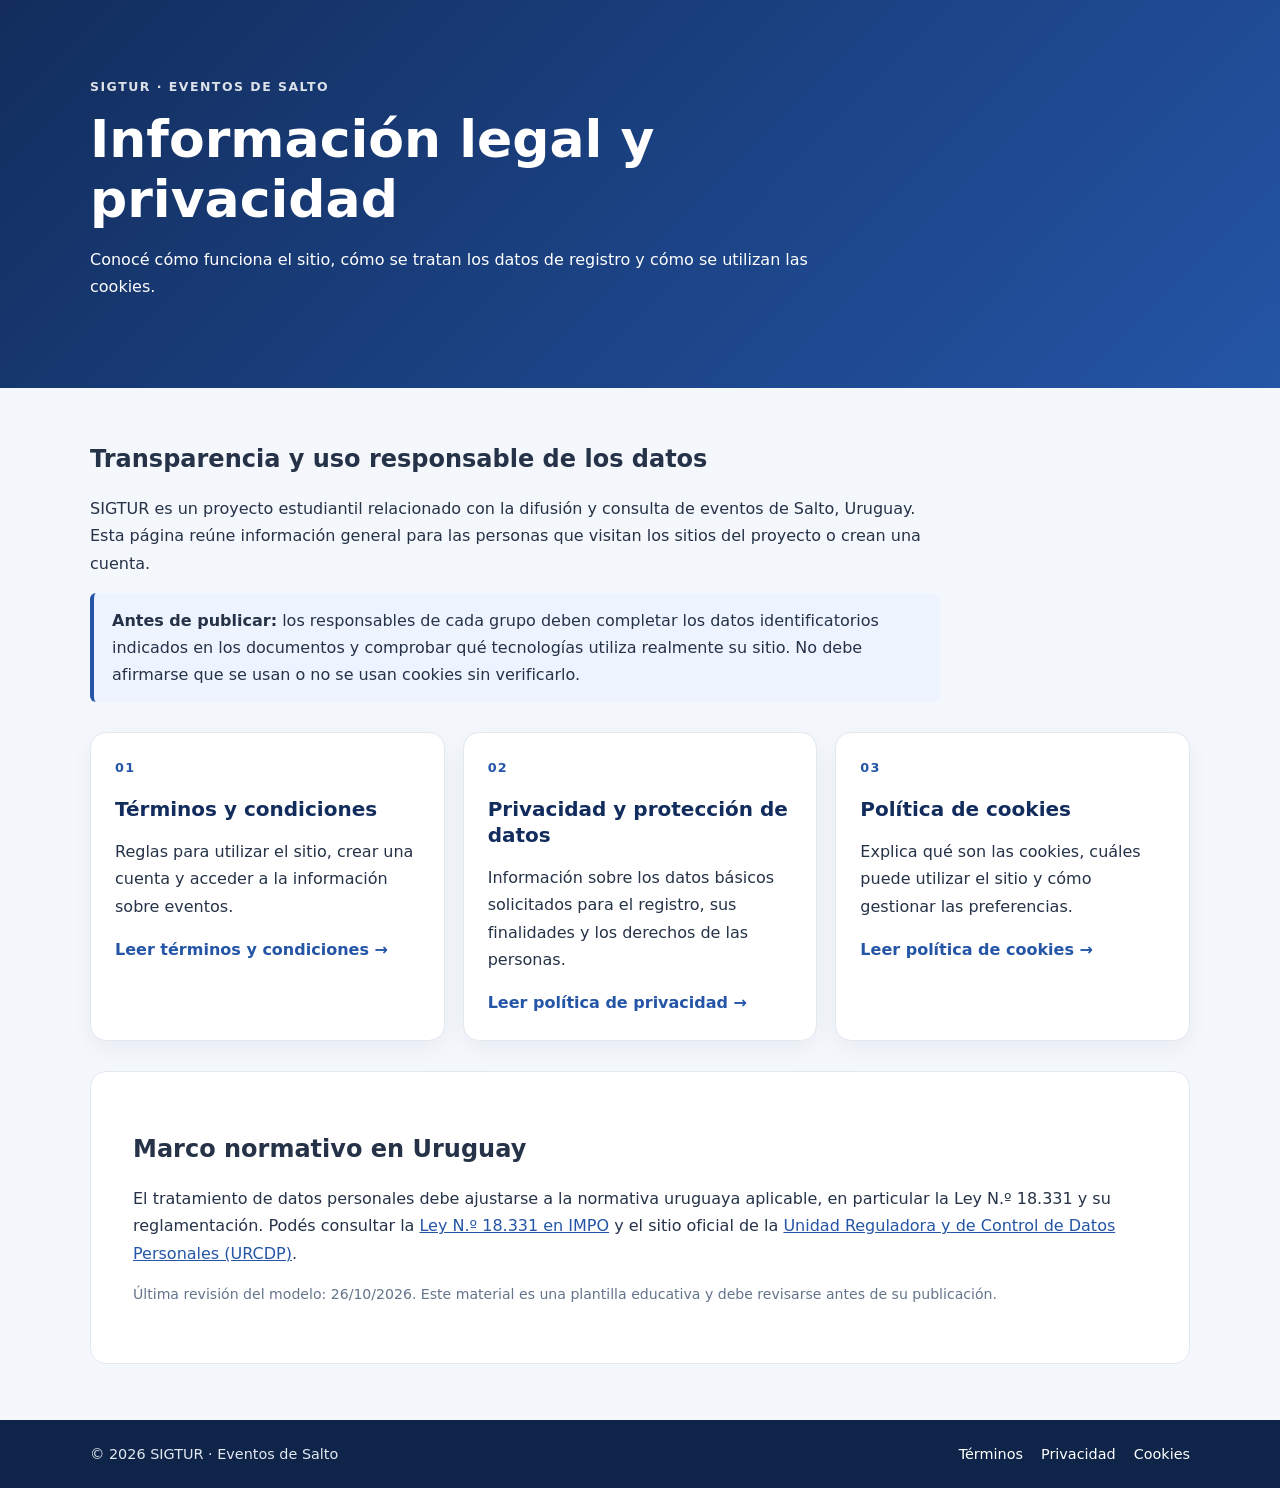
<file: index.html>
<!DOCTYPE html>
<html lang="es">
<head>
  <meta charset="UTF-8">
  <meta name="viewport" content="width=device-width, initial-scale=1.0">
  <meta name="description" content="Información legal, privacidad y cookies del proyecto SIGTUR Eventos de Salto.">
  <title>Información legal | SIGTUR</title>
  <link rel="stylesheet" href="legal.css">
</head>
<body>
  <header class="hero">
    <div class="container">
      <p class="eyebrow">SIGTUR · Eventos de Salto</p>
      <h1>Información legal y privacidad</h1>
      <p>Conocé cómo funciona el sitio, cómo se tratan los datos de registro y cómo se utilizan las cookies.</p>
    </div>
  </header>

  <main class="container content">
    <section class="intro">
      <h2>Transparencia y uso responsable de los datos</h2>
      <p>SIGTUR es un proyecto estudiantil relacionado con la difusión y consulta de eventos de Salto, Uruguay. Esta página reúne información general para las personas que visitan los sitios del proyecto o crean una cuenta.</p>
      <p class="notice"><strong>Antes de publicar:</strong> los responsables de cada grupo deben completar los datos identificatorios indicados en los documentos y comprobar qué tecnologías utiliza realmente su sitio. No debe afirmarse que se usan o no se usan cookies sin verificarlo.</p>
    </section>

    <section class="cards" aria-label="Documentos legales">
      <article class="card">
        <div class="card-number">01</div>
        <h2>Términos y condiciones</h2>
        <p>Reglas para utilizar el sitio, crear una cuenta y acceder a la información sobre eventos.</p>
        <a class="link" href="terminos-condiciones.html">Leer términos y condiciones →</a>
      </article>
      <article class="card">
        <div class="card-number">02</div>
        <h2>Privacidad y protección de datos</h2>
        <p>Información sobre los datos básicos solicitados para el registro, sus finalidades y los derechos de las personas.</p>
        <a class="link" href="politica-privacidad.html">Leer política de privacidad →</a>
      </article>
      <article class="card">
        <div class="card-number">03</div>
        <h2>Política de cookies</h2>
        <p>Explica qué son las cookies, cuáles puede utilizar el sitio y cómo gestionar las preferencias.</p>
        <a class="link" href="politica-cookies.html">Leer política de cookies →</a>
      </article>
    </section>

    <section class="legal-note">
      <h2>Marco normativo en Uruguay</h2>
      <p>El tratamiento de datos personales debe ajustarse a la normativa uruguaya aplicable, en particular la Ley N.º 18.331 y su reglamentación. Podés consultar la <a href="https://www.impo.com.uy/bases/leyes/18331-2008" target="_blank" rel="noopener noreferrer">Ley N.º 18.331 en IMPO</a> y el sitio oficial de la <a href="https://www.gub.uy/unidad-reguladora-control-datos-personales" target="_blank" rel="noopener noreferrer">Unidad Reguladora y de Control de Datos Personales (URCDP)</a>.</p>
      <p class="small">Última revisión del modelo: 26/10/2026. Este material es una plantilla educativa y debe revisarse antes de su publicación.</p>
    </section>
  </main>

  <footer class="footer">
    <div class="container footer-inner">
      <span>© 2026 SIGTUR · Eventos de Salto</span>
      <nav aria-label="Enlaces legales">
        <a href="terminos-condiciones.html">Términos</a>
        <a href="politica-privacidad.html">Privacidad</a>
        <a href="politica-cookies.html">Cookies</a>
      </nav>
    </div>
  </footer>
</body>
</html>
</file>
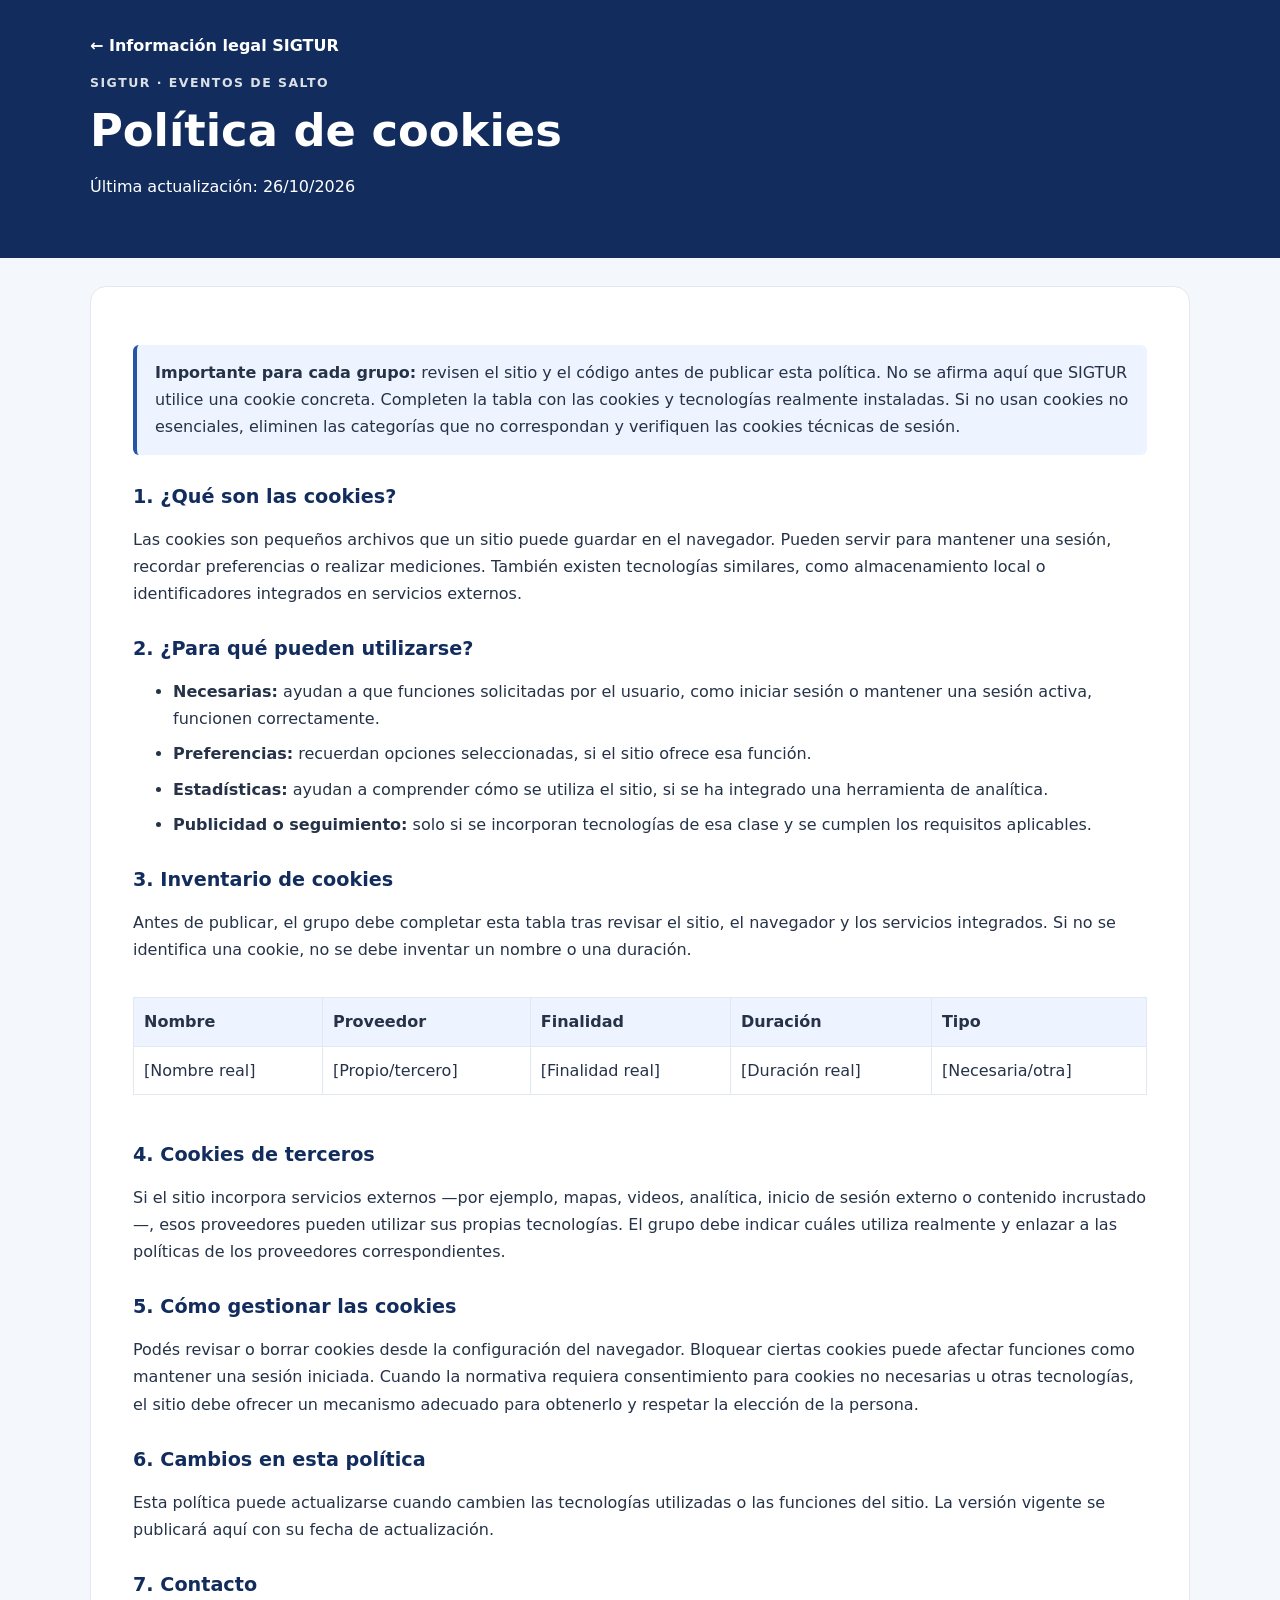
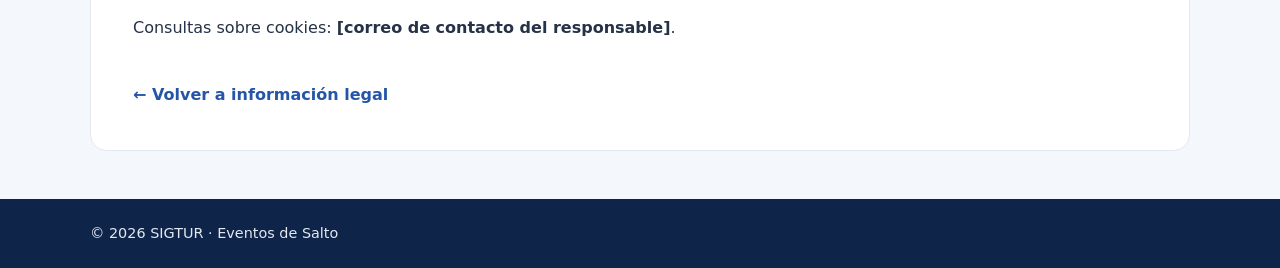
<file: politica-cookies.html>
<!DOCTYPE html>
<html lang="es">
<head>
  <meta charset="UTF-8">
  <meta name="viewport" content="width=device-width, initial-scale=1.0">
  <title>Política de cookies | SIGTUR</title>
  <link rel="stylesheet" href="legal.css">
</head>
<body>
  <header class="page-header"><div class="container">
    <a class="back" href="index.html">← Información legal SIGTUR</a>
    <p class="eyebrow">SIGTUR · Eventos de Salto</p>
    <h1>Política de cookies</h1>
    <p>Última actualización: 26/10/2026</p>
  </div></header>
  <main class="container document">
    <p class="notice"><strong>Importante para cada grupo:</strong> revisen el sitio y el código antes de publicar esta política. No se afirma aquí que SIGTUR utilice una cookie concreta. Completen la tabla con las cookies y tecnologías realmente instaladas. Si no usan cookies no esenciales, eliminen las categorías que no correspondan y verifiquen las cookies técnicas de sesión.</p>

    <h2>1. ¿Qué son las cookies?</h2>
    <p>Las cookies son pequeños archivos que un sitio puede guardar en el navegador. Pueden servir para mantener una sesión, recordar preferencias o realizar mediciones. También existen tecnologías similares, como almacenamiento local o identificadores integrados en servicios externos.</p>

    <h2>2. ¿Para qué pueden utilizarse?</h2>
    <ul>
      <li><strong>Necesarias:</strong> ayudan a que funciones solicitadas por el usuario, como iniciar sesión o mantener una sesión activa, funcionen correctamente.</li>
      <li><strong>Preferencias:</strong> recuerdan opciones seleccionadas, si el sitio ofrece esa función.</li>
      <li><strong>Estadísticas:</strong> ayudan a comprender cómo se utiliza el sitio, si se ha integrado una herramienta de analítica.</li>
      <li><strong>Publicidad o seguimiento:</strong> solo si se incorporan tecnologías de esa clase y se cumplen los requisitos aplicables.</li>
    </ul>

    <h2>3. Inventario de cookies</h2>
    <p>Antes de publicar, el grupo debe completar esta tabla tras revisar el sitio, el navegador y los servicios integrados. Si no se identifica una cookie, no se debe inventar un nombre o una duración.</p>
    <div class="table-wrap">
      <table>
        <thead><tr><th>Nombre</th><th>Proveedor</th><th>Finalidad</th><th>Duración</th><th>Tipo</th></tr></thead>
        <tbody>
          <tr><td>[Nombre real]</td><td>[Propio/tercero]</td><td>[Finalidad real]</td><td>[Duración real]</td><td>[Necesaria/otra]</td></tr>
        </tbody>
      </table>
    </div>

    <h2>4. Cookies de terceros</h2>
    <p>Si el sitio incorpora servicios externos —por ejemplo, mapas, videos, analítica, inicio de sesión externo o contenido incrustado—, esos proveedores pueden utilizar sus propias tecnologías. El grupo debe indicar cuáles utiliza realmente y enlazar a las políticas de los proveedores correspondientes.</p>

    <h2>5. Cómo gestionar las cookies</h2>
    <p>Podés revisar o borrar cookies desde la configuración del navegador. Bloquear ciertas cookies puede afectar funciones como mantener una sesión iniciada. Cuando la normativa requiera consentimiento para cookies no necesarias u otras tecnologías, el sitio debe ofrecer un mecanismo adecuado para obtenerlo y respetar la elección de la persona.</p>

    <h2>6. Cambios en esta política</h2>
    <p>Esta política puede actualizarse cuando cambien las tecnologías utilizadas o las funciones del sitio. La versión vigente se publicará aquí con su fecha de actualización.</p>

    <h2>7. Contacto</h2>
    <p>Consultas sobre cookies: <strong>[correo de contacto del responsable]</strong>.</p>
    <a class="back bottom-back" href="index.html">← Volver a información legal</a>
  </main>
  <footer class="footer"><div class="container">© 2026 SIGTUR · Eventos de Salto</div></footer>
</body>
</html>
</file>
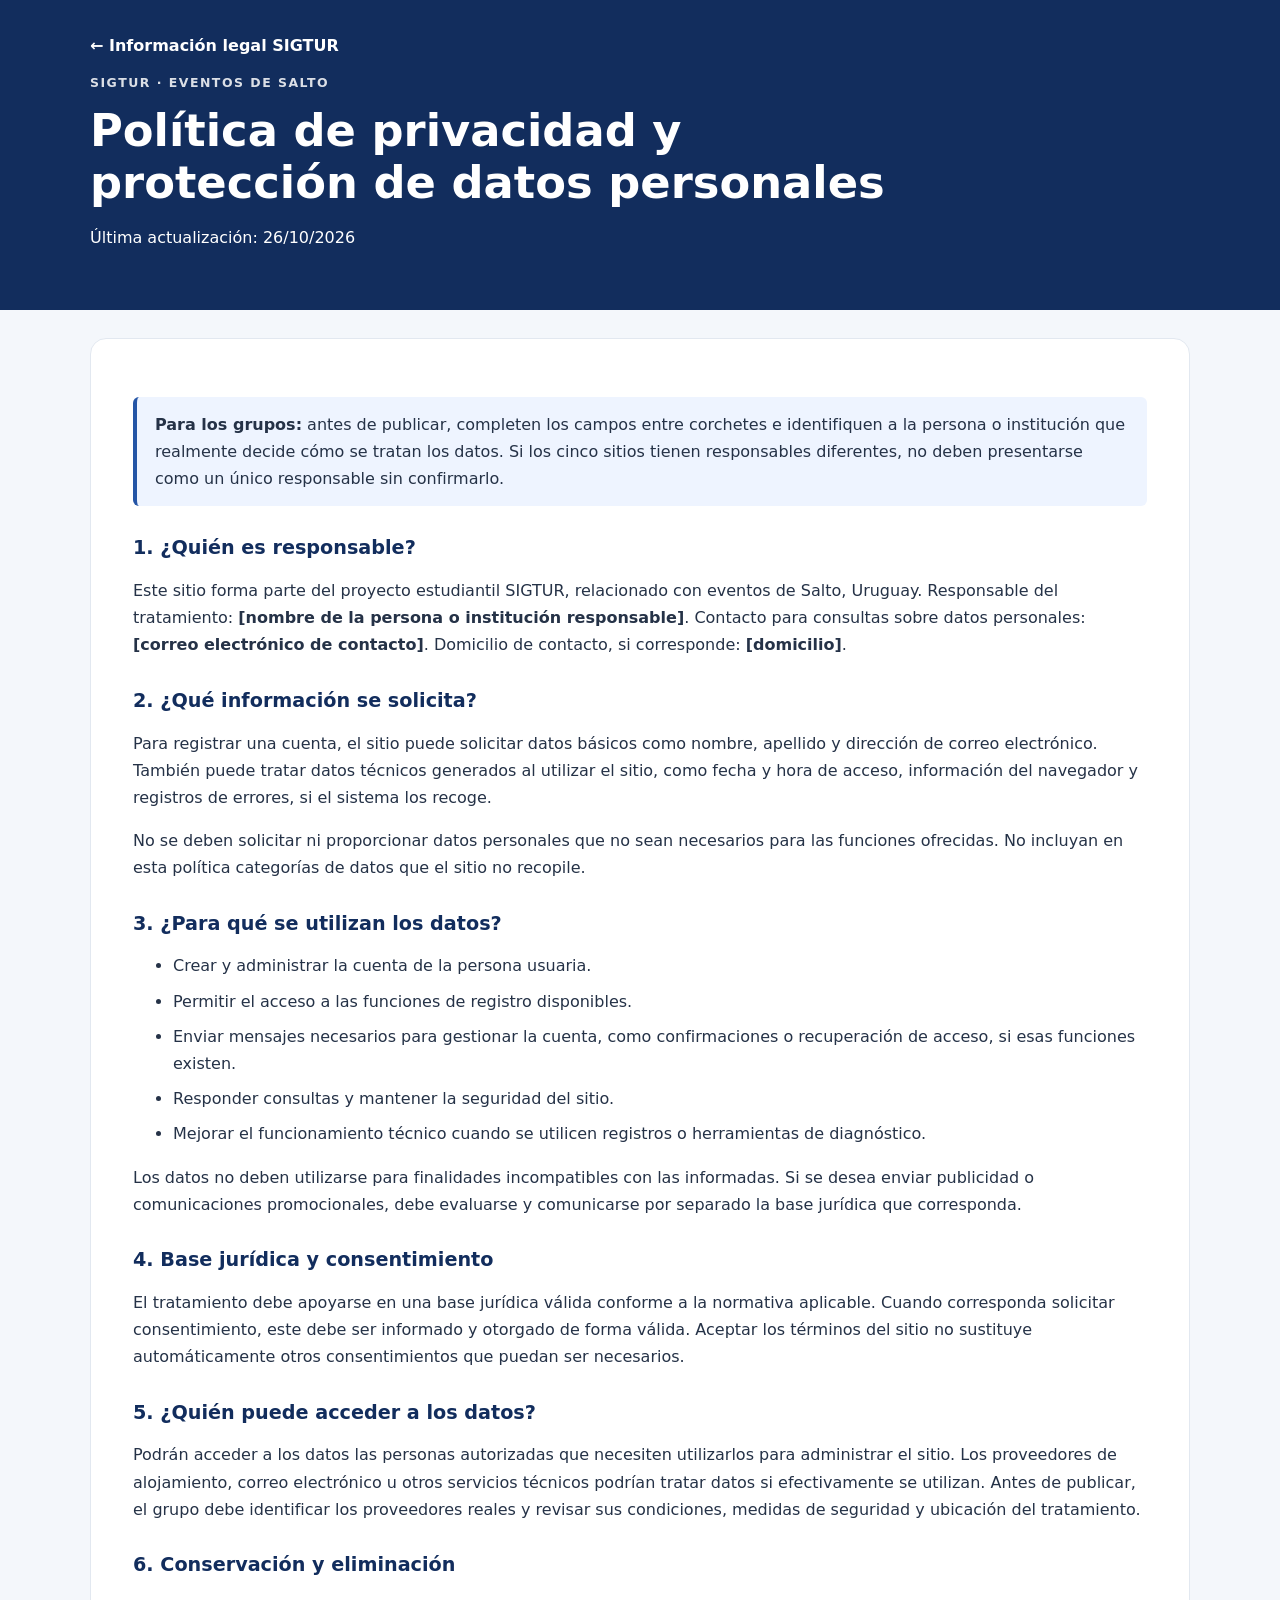
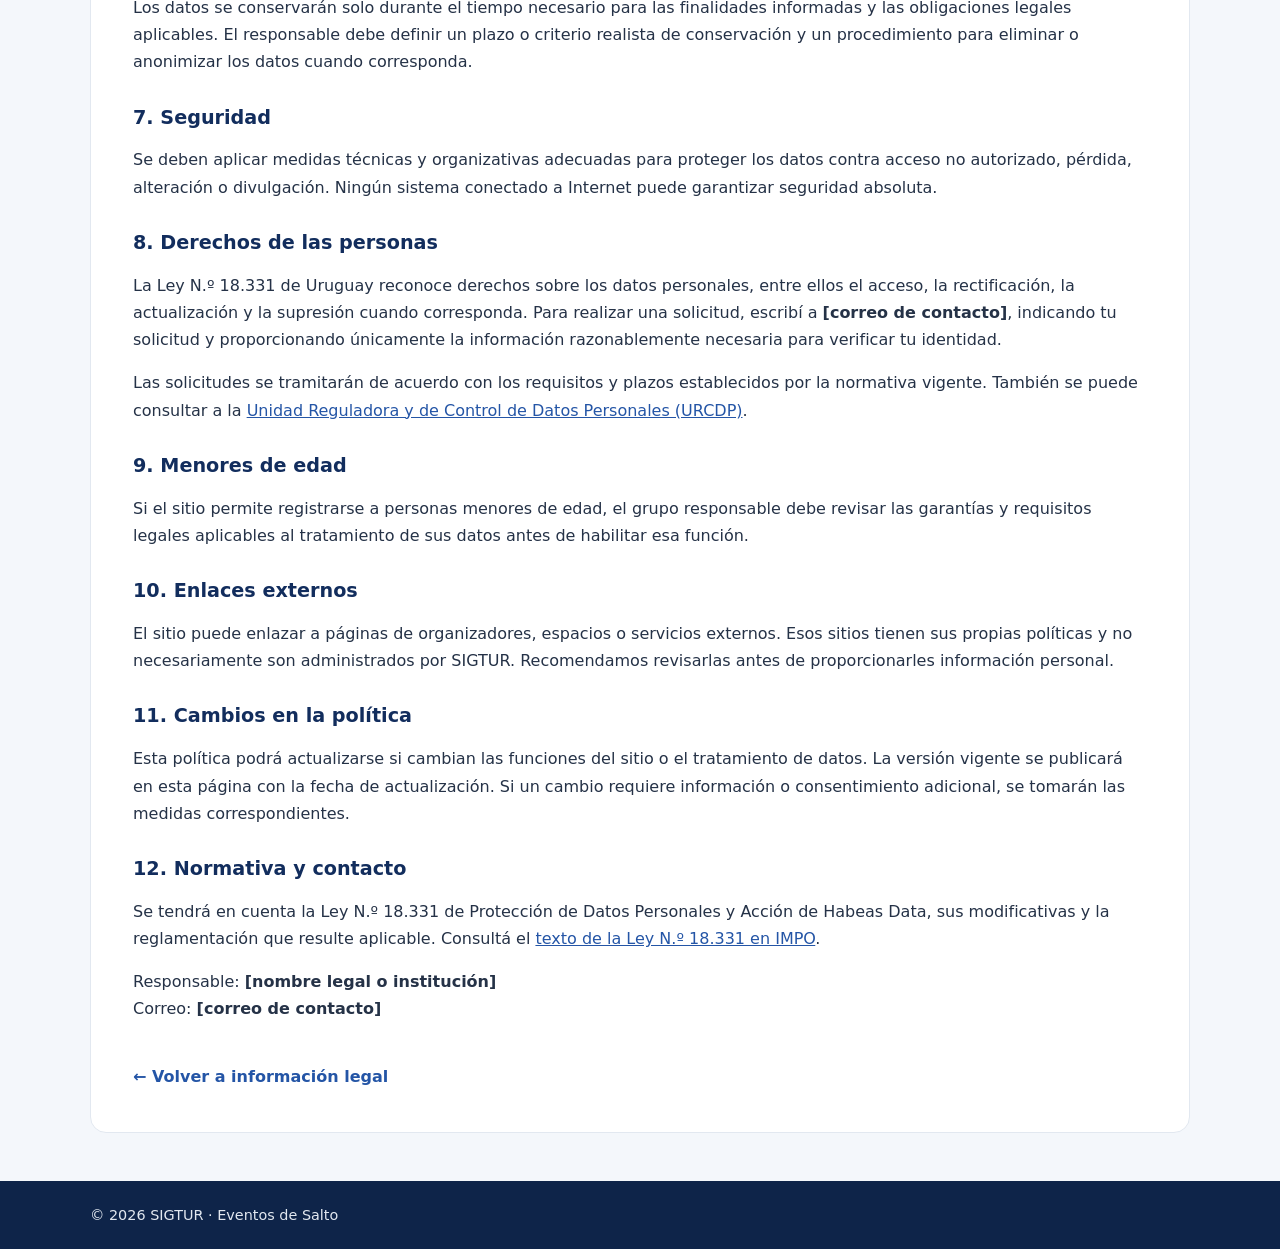
<file: politica-privacidad.html>
<!DOCTYPE html>
<html lang="es">
<head>
  <meta charset="UTF-8">
  <meta name="viewport" content="width=device-width, initial-scale=1.0">
  <title>Política de privacidad | SIGTUR</title>
  <link rel="stylesheet" href="legal.css">
</head>
<body>
  <header class="page-header"><div class="container">
    <a class="back" href="index.html">← Información legal SIGTUR</a>
    <p class="eyebrow">SIGTUR · Eventos de Salto</p>
    <h1>Política de privacidad y protección de datos personales</h1>
    <p>Última actualización: 26/10/2026</p>
  </div></header>
  <main class="container document">
    <p class="notice"><strong>Para los grupos:</strong> antes de publicar, completen los campos entre corchetes e identifiquen a la persona o institución que realmente decide cómo se tratan los datos. Si los cinco sitios tienen responsables diferentes, no deben presentarse como un único responsable sin confirmarlo.</p>

    <h2>1. ¿Quién es responsable?</h2>
    <p>Este sitio forma parte del proyecto estudiantil SIGTUR, relacionado con eventos de Salto, Uruguay. Responsable del tratamiento: <strong>[nombre de la persona o institución responsable]</strong>. Contacto para consultas sobre datos personales: <strong>[correo electrónico de contacto]</strong>. Domicilio de contacto, si corresponde: <strong>[domicilio]</strong>.</p>

    <h2>2. ¿Qué información se solicita?</h2>
    <p>Para registrar una cuenta, el sitio puede solicitar datos básicos como nombre, apellido y dirección de correo electrónico. También puede tratar datos técnicos generados al utilizar el sitio, como fecha y hora de acceso, información del navegador y registros de errores, si el sistema los recoge.</p>
    <p>No se deben solicitar ni proporcionar datos personales que no sean necesarios para las funciones ofrecidas. No incluyan en esta política categorías de datos que el sitio no recopile.</p>

    <h2>3. ¿Para qué se utilizan los datos?</h2>
    <ul>
      <li>Crear y administrar la cuenta de la persona usuaria.</li>
      <li>Permitir el acceso a las funciones de registro disponibles.</li>
      <li>Enviar mensajes necesarios para gestionar la cuenta, como confirmaciones o recuperación de acceso, si esas funciones existen.</li>
      <li>Responder consultas y mantener la seguridad del sitio.</li>
      <li>Mejorar el funcionamiento técnico cuando se utilicen registros o herramientas de diagnóstico.</li>
    </ul>
    <p>Los datos no deben utilizarse para finalidades incompatibles con las informadas. Si se desea enviar publicidad o comunicaciones promocionales, debe evaluarse y comunicarse por separado la base jurídica que corresponda.</p>

    <h2>4. Base jurídica y consentimiento</h2>
    <p>El tratamiento debe apoyarse en una base jurídica válida conforme a la normativa aplicable. Cuando corresponda solicitar consentimiento, este debe ser informado y otorgado de forma válida. Aceptar los términos del sitio no sustituye automáticamente otros consentimientos que puedan ser necesarios.</p>

    <h2>5. ¿Quién puede acceder a los datos?</h2>
    <p>Podrán acceder a los datos las personas autorizadas que necesiten utilizarlos para administrar el sitio. Los proveedores de alojamiento, correo electrónico u otros servicios técnicos podrían tratar datos si efectivamente se utilizan. Antes de publicar, el grupo debe identificar los proveedores reales y revisar sus condiciones, medidas de seguridad y ubicación del tratamiento.</p>

    <h2>6. Conservación y eliminación</h2>
    <p>Los datos se conservarán solo durante el tiempo necesario para las finalidades informadas y las obligaciones legales aplicables. El responsable debe definir un plazo o criterio realista de conservación y un procedimiento para eliminar o anonimizar los datos cuando corresponda.</p>

    <h2>7. Seguridad</h2>
    <p>Se deben aplicar medidas técnicas y organizativas adecuadas para proteger los datos contra acceso no autorizado, pérdida, alteración o divulgación. Ningún sistema conectado a Internet puede garantizar seguridad absoluta.</p>

    <h2>8. Derechos de las personas</h2>
    <p>La Ley N.º 18.331 de Uruguay reconoce derechos sobre los datos personales, entre ellos el acceso, la rectificación, la actualización y la supresión cuando corresponda. Para realizar una solicitud, escribí a <strong>[correo de contacto]</strong>, indicando tu solicitud y proporcionando únicamente la información razonablemente necesaria para verificar tu identidad.</p>
    <p>Las solicitudes se tramitarán de acuerdo con los requisitos y plazos establecidos por la normativa vigente. También se puede consultar a la <a href="https://www.gub.uy/unidad-reguladora-control-datos-personales" target="_blank" rel="noopener noreferrer">Unidad Reguladora y de Control de Datos Personales (URCDP)</a>.</p>

    <h2>9. Menores de edad</h2>
    <p>Si el sitio permite registrarse a personas menores de edad, el grupo responsable debe revisar las garantías y requisitos legales aplicables al tratamiento de sus datos antes de habilitar esa función.</p>

    <h2>10. Enlaces externos</h2>
    <p>El sitio puede enlazar a páginas de organizadores, espacios o servicios externos. Esos sitios tienen sus propias políticas y no necesariamente son administrados por SIGTUR. Recomendamos revisarlas antes de proporcionarles información personal.</p>

    <h2>11. Cambios en la política</h2>
    <p>Esta política podrá actualizarse si cambian las funciones del sitio o el tratamiento de datos. La versión vigente se publicará en esta página con la fecha de actualización. Si un cambio requiere información o consentimiento adicional, se tomarán las medidas correspondientes.</p>

    <h2>12. Normativa y contacto</h2>
    <p>Se tendrá en cuenta la Ley N.º 18.331 de Protección de Datos Personales y Acción de Habeas Data, sus modificativas y la reglamentación que resulte aplicable. Consultá el <a href="https://www.impo.com.uy/bases/leyes/18331-2008" target="_blank" rel="noopener noreferrer">texto de la Ley N.º 18.331 en IMPO</a>.</p>
    <p>Responsable: <strong>[nombre legal o institución]</strong><br>Correo: <strong>[correo de contacto]</strong></p>
    <a class="back bottom-back" href="index.html">← Volver a información legal</a>
  </main>
  <footer class="footer"><div class="container">© 2026 SIGTUR · Eventos de Salto</div></footer>
</body>
</html>
</file>
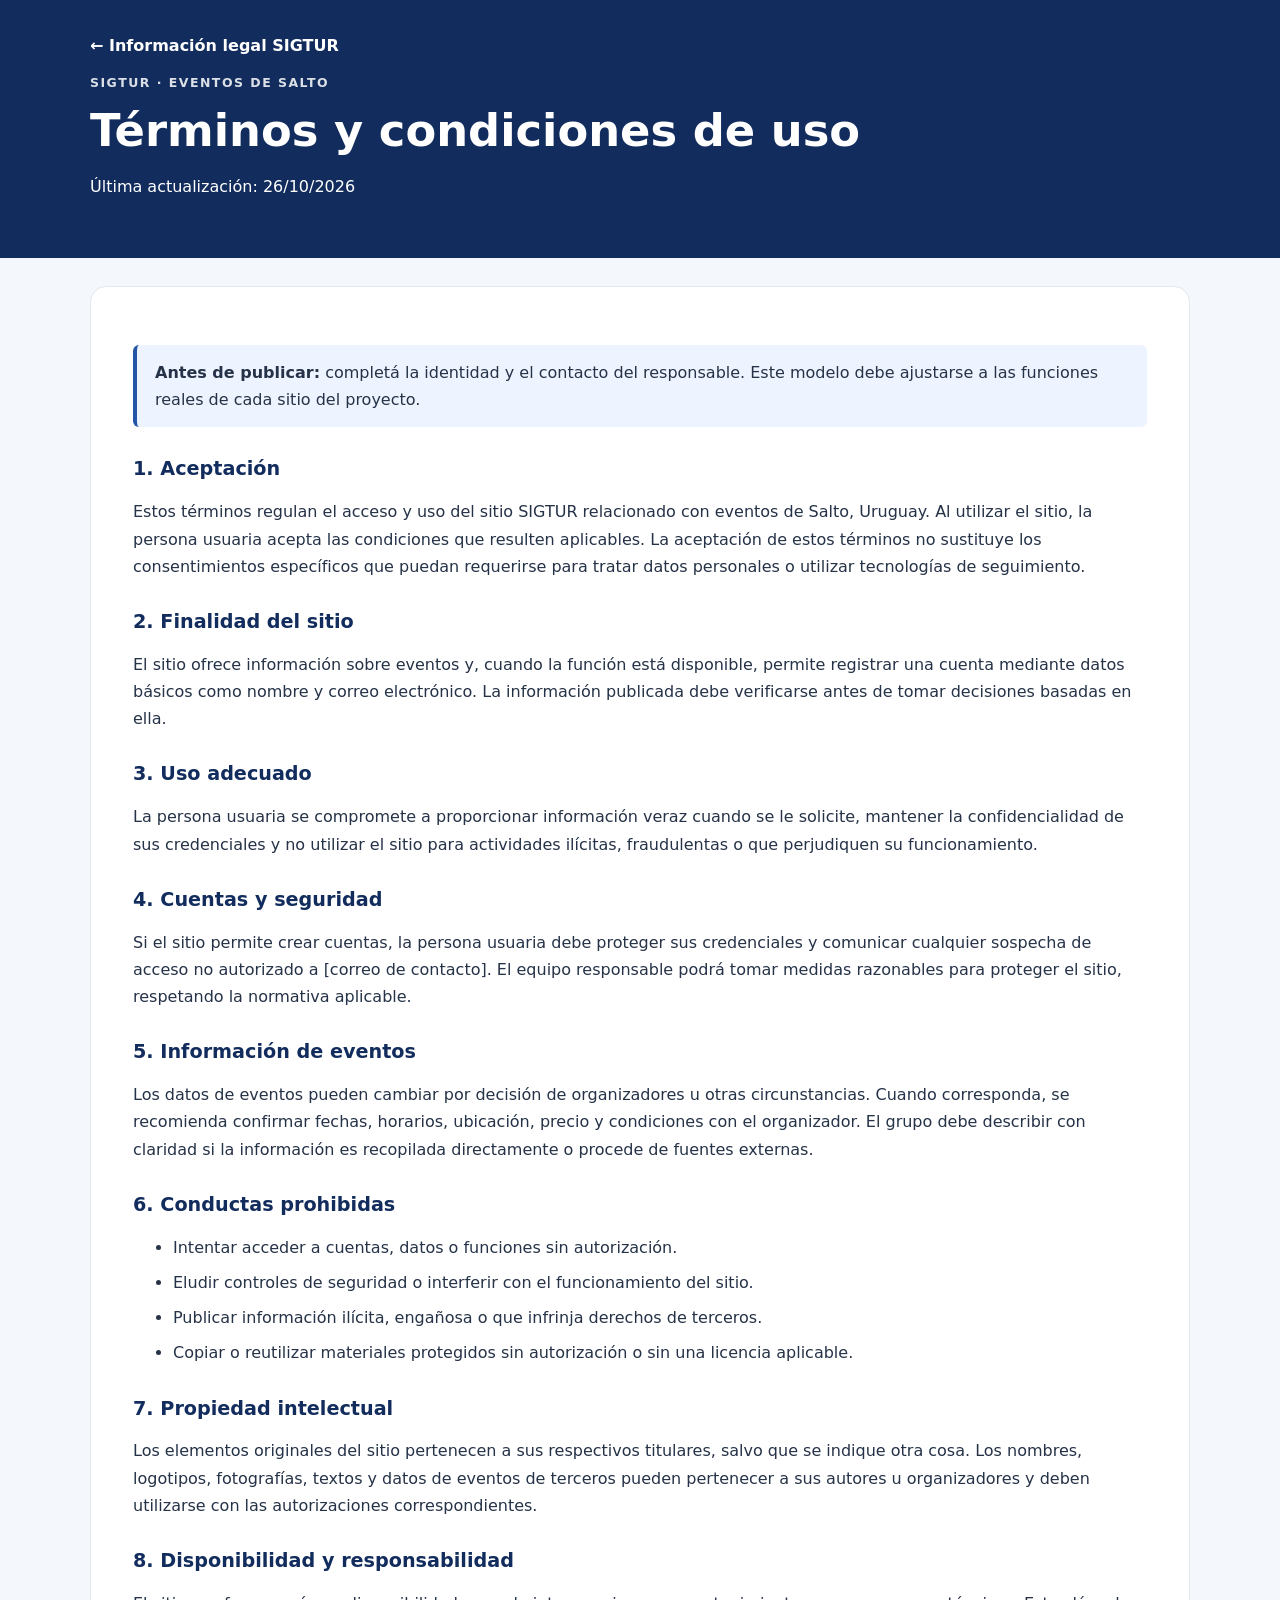
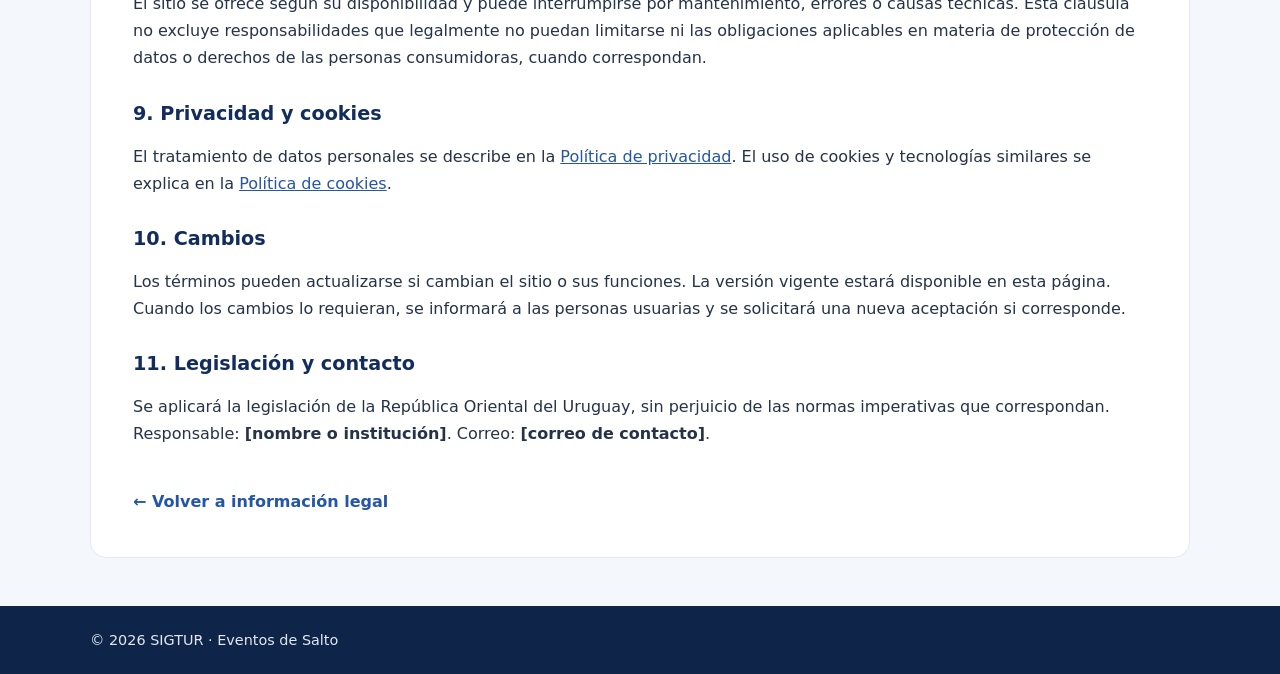
<file: terminos-condiciones.html>
<!DOCTYPE html>
<html lang="es">
<head>
  <meta charset="UTF-8">
  <meta name="viewport" content="width=device-width, initial-scale=1.0">
  <title>Términos y condiciones | SIGTUR</title>
  <link rel="stylesheet" href="legal.css">
</head>
<body>
  <header class="page-header"><div class="container">
    <a class="back" href="index.html">← Información legal SIGTUR</a>
    <p class="eyebrow">SIGTUR · Eventos de Salto</p>
    <h1>Términos y condiciones de uso</h1>
    <p>Última actualización: 26/10/2026</p>
  </div></header>
  <main class="container document">
    <p class="notice"><strong>Antes de publicar:</strong> completá la identidad y el contacto del responsable. Este modelo debe ajustarse a las funciones reales de cada sitio del proyecto.</p>

    <h2>1. Aceptación</h2>
    <p>Estos términos regulan el acceso y uso del sitio SIGTUR relacionado con eventos de Salto, Uruguay. Al utilizar el sitio, la persona usuaria acepta las condiciones que resulten aplicables. La aceptación de estos términos no sustituye los consentimientos específicos que puedan requerirse para tratar datos personales o utilizar tecnologías de seguimiento.</p>

    <h2>2. Finalidad del sitio</h2>
    <p>El sitio ofrece información sobre eventos y, cuando la función está disponible, permite registrar una cuenta mediante datos básicos como nombre y correo electrónico. La información publicada debe verificarse antes de tomar decisiones basadas en ella.</p>

    <h2>3. Uso adecuado</h2>
    <p>La persona usuaria se compromete a proporcionar información veraz cuando se le solicite, mantener la confidencialidad de sus credenciales y no utilizar el sitio para actividades ilícitas, fraudulentas o que perjudiquen su funcionamiento.</p>

    <h2>4. Cuentas y seguridad</h2>
    <p>Si el sitio permite crear cuentas, la persona usuaria debe proteger sus credenciales y comunicar cualquier sospecha de acceso no autorizado a [correo de contacto]. El equipo responsable podrá tomar medidas razonables para proteger el sitio, respetando la normativa aplicable.</p>

    <h2>5. Información de eventos</h2>
    <p>Los datos de eventos pueden cambiar por decisión de organizadores u otras circunstancias. Cuando corresponda, se recomienda confirmar fechas, horarios, ubicación, precio y condiciones con el organizador. El grupo debe describir con claridad si la información es recopilada directamente o procede de fuentes externas.</p>

    <h2>6. Conductas prohibidas</h2>
    <ul>
      <li>Intentar acceder a cuentas, datos o funciones sin autorización.</li>
      <li>Eludir controles de seguridad o interferir con el funcionamiento del sitio.</li>
      <li>Publicar información ilícita, engañosa o que infrinja derechos de terceros.</li>
      <li>Copiar o reutilizar materiales protegidos sin autorización o sin una licencia aplicable.</li>
    </ul>

    <h2>7. Propiedad intelectual</h2>
    <p>Los elementos originales del sitio pertenecen a sus respectivos titulares, salvo que se indique otra cosa. Los nombres, logotipos, fotografías, textos y datos de eventos de terceros pueden pertenecer a sus autores u organizadores y deben utilizarse con las autorizaciones correspondientes.</p>

    <h2>8. Disponibilidad y responsabilidad</h2>
    <p>El sitio se ofrece según su disponibilidad y puede interrumpirse por mantenimiento, errores o causas técnicas. Esta cláusula no excluye responsabilidades que legalmente no puedan limitarse ni las obligaciones aplicables en materia de protección de datos o derechos de las personas consumidoras, cuando correspondan.</p>

    <h2>9. Privacidad y cookies</h2>
    <p>El tratamiento de datos personales se describe en la <a href="politica-privacidad.html">Política de privacidad</a>. El uso de cookies y tecnologías similares se explica en la <a href="politica-cookies.html">Política de cookies</a>.</p>

    <h2>10. Cambios</h2>
    <p>Los términos pueden actualizarse si cambian el sitio o sus funciones. La versión vigente estará disponible en esta página. Cuando los cambios lo requieran, se informará a las personas usuarias y se solicitará una nueva aceptación si corresponde.</p>

    <h2>11. Legislación y contacto</h2>
    <p>Se aplicará la legislación de la República Oriental del Uruguay, sin perjuicio de las normas imperativas que correspondan. Responsable: <strong>[nombre o institución]</strong>. Correo: <strong>[correo de contacto]</strong>.</p>
    <a class="back bottom-back" href="index.html">← Volver a información legal</a>
  </main>
  <footer class="footer"><div class="container">© 2026 SIGTUR · Eventos de Salto</div></footer>
</body>
</html>
</file>
<file: legal.css>
*{box-sizing:border-box}
:root{--blue:#2455a6;--navy:#122d5d;--text:#253247;--muted:#64748b;--bg:#f4f7fb;--line:#e2e8f0}
html{scroll-behavior:smooth}
body{margin:0;background:var(--bg);color:var(--text);font-family:Inter,system-ui,-apple-system,"Segoe UI",Arial,sans-serif;line-height:1.7}
.container{width:min(1100px,92%);margin:0 auto}
.hero{background:linear-gradient(135deg,#122d5d,#2455a6);color:#fff;padding:64px 0 72px}
.hero h1,.page-header h1{max-width:850px;margin:8px 0 14px;font-size:clamp(2rem,5vw,3.25rem);line-height:1.15}
.hero p{max-width:760px}
.eyebrow{text-transform:uppercase;letter-spacing:.12em;font-size:.78rem;font-weight:800;opacity:.85}
.content{padding-top:36px;padding-bottom:56px}
.intro{max-width:850px;margin-bottom:28px}
h2{line-height:1.3}
.cards{display:grid;grid-template-columns:repeat(3,minmax(0,1fr));gap:18px;margin:30px 0}
.card{background:#fff;border:1px solid var(--line);border-radius:16px;padding:24px;box-shadow:0 8px 24px rgba(18,45,93,.05)}
.card h2{font-size:1.25rem;color:var(--navy)}
.card-number{font-size:.8rem;font-weight:800;color:var(--blue);letter-spacing:.1em}
.link{font-weight:700;color:var(--blue);text-decoration:none}
.link:hover,a:hover{text-decoration:underline}
.notice{background:#eef4ff;border-left:4px solid var(--blue);padding:14px 18px;border-radius:6px}
.legal-note,.document{background:#fff;border:1px solid var(--line);border-radius:16px;padding:clamp(22px,4vw,42px)}
.legal-note a,.document a{color:var(--blue)}
.page-header{background:var(--navy);color:#fff;padding:32px 0 42px}
.page-header .back{color:#fff}
.page-header h1{font-size:clamp(1.9rem,4vw,2.8rem)}
.document{margin-top:28px;margin-bottom:48px}
.document h2{margin-top:30px;color:var(--navy);font-size:1.2rem}
.document li{margin-bottom:8px}
.back{display:inline-block;font-weight:700;text-decoration:none;color:var(--blue)}
.bottom-back{margin-top:24px}
.table-wrap{overflow-x:auto}
table{border-collapse:collapse;width:100%;margin:18px 0}
th,td{border:1px solid var(--line);padding:10px;text-align:left;vertical-align:top}
th{background:#eef4ff}
.small{font-size:.88rem;color:var(--muted)}
.footer{background:#0e2449;color:#e2e8f0;padding:22px 0;font-size:.9rem}
.footer-inner{display:flex;justify-content:space-between;gap:16px;align-items:center;flex-wrap:wrap}
.footer nav{display:flex;gap:18px;flex-wrap:wrap}
.footer a{color:#fff;text-decoration:none}
@media(max-width:760px){.cards{grid-template-columns:1fr}.hero{padding:44px 0}.footer-inner{align-items:flex-start;flex-direction:column}}
</file>
